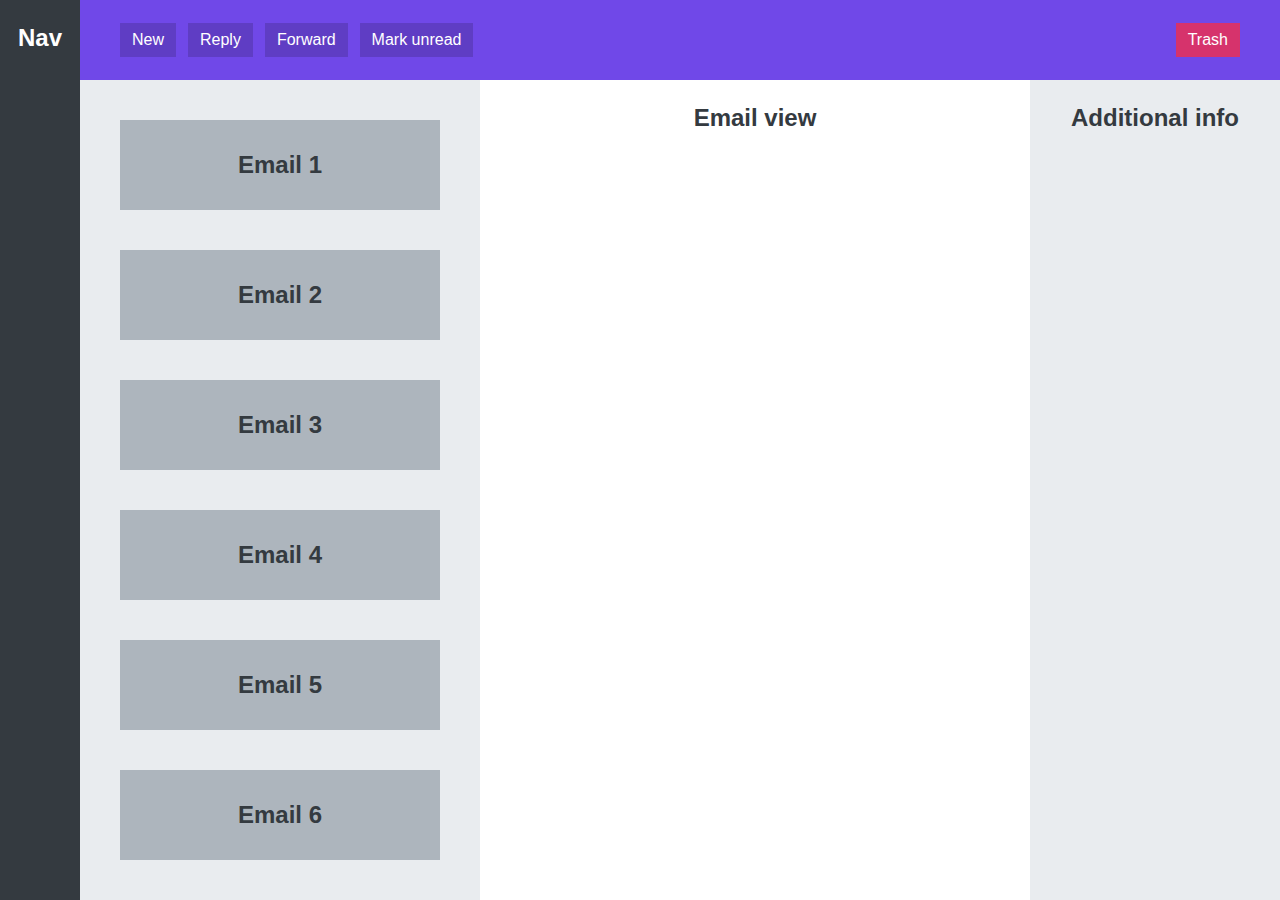
<file: APP-LAYOUT/index.html>
<!DOCTYPE html>
<html lang="en">
  <head>
    <meta charset="UTF-8" />
    <meta http-equiv="X-UA-Compatible" content="IE=edge" />
    <meta name="viewport" content="width=device-width, initial-scale=1.0" />
    <title>APP-LAYOUT</title>
    <style>
      * {
        margin: 0;
        padding: 0;
        box-sizing: border-box;
      }
      body {
        font-family: sans-serif;
        color: #343a40;
        font-size: 24px;
        height: 100vh;
        font-weight: bold;
        text-align: center;
        display: grid;
        grid-template-columns: 80px 400px 1fr 250px;
        grid-template-rows: 80px 1fr;
      }
      nav,
      main,
      section,
      aside {
        padding-top: 24px;
      }
      nav {
        color: #343a40;
        grid-row: 1/-1;
        color: #fff;
        background-color: #343a40;
      }
      menu {
        background-color: #7048e8;
        color: #fff;
        grid-column: 2/-1;
        display: flex;
        align-items: center;
        gap: 12px;
        padding: 0 40px;
      }
      section {
        background-color: #e9ecef;
        padding: 40px;
        display: flex;
        flex-direction: column;
        gap: 40px;
        overflow-y: scroll;
      }
      .email {
        background-color: #adb5bd;
        height: 90px;
        flex-shrink: 0;
        display: flex;
        align-items: center;
        justify-content: center;
      }
      aside {
        background-color: #e9ecef;
      }
      button {
        display: inline-block;
        font-size: 16px;
        border: none;
        background-color: #5f3dc4;
        cursor: pointer;
        color: #fff;
        padding: 8px 12px;
      }
      button:last-child {
        background-color: #d6336c;
        margin-left: auto;
      }
    </style>
  </head>
  <body>
    <nav>Nav</nav>
    <menu>
      <button>New</button>
      <button>Reply</button>
      <button>Forward</button>
      <button>Mark unread</button>
      <button>Trash</button>
    </menu>
    <section>
      <div class="email">Email 1</div>
      <div class="email">Email 2</div>
      <div class="email">Email 3</div>
      <div class="email">Email 4</div>
      <div class="email">Email 5</div>
      <div class="email">Email 6</div>
      <div class="email">Email 7</div>
      <div class="email">Email 8</div>
      <div class="email">Email 9</div>
      <div class="email">Email 10</div>
    </section>
    <main>Email view</main>
    <aside>Additional info</aside>
  </body>
</html>
</file>
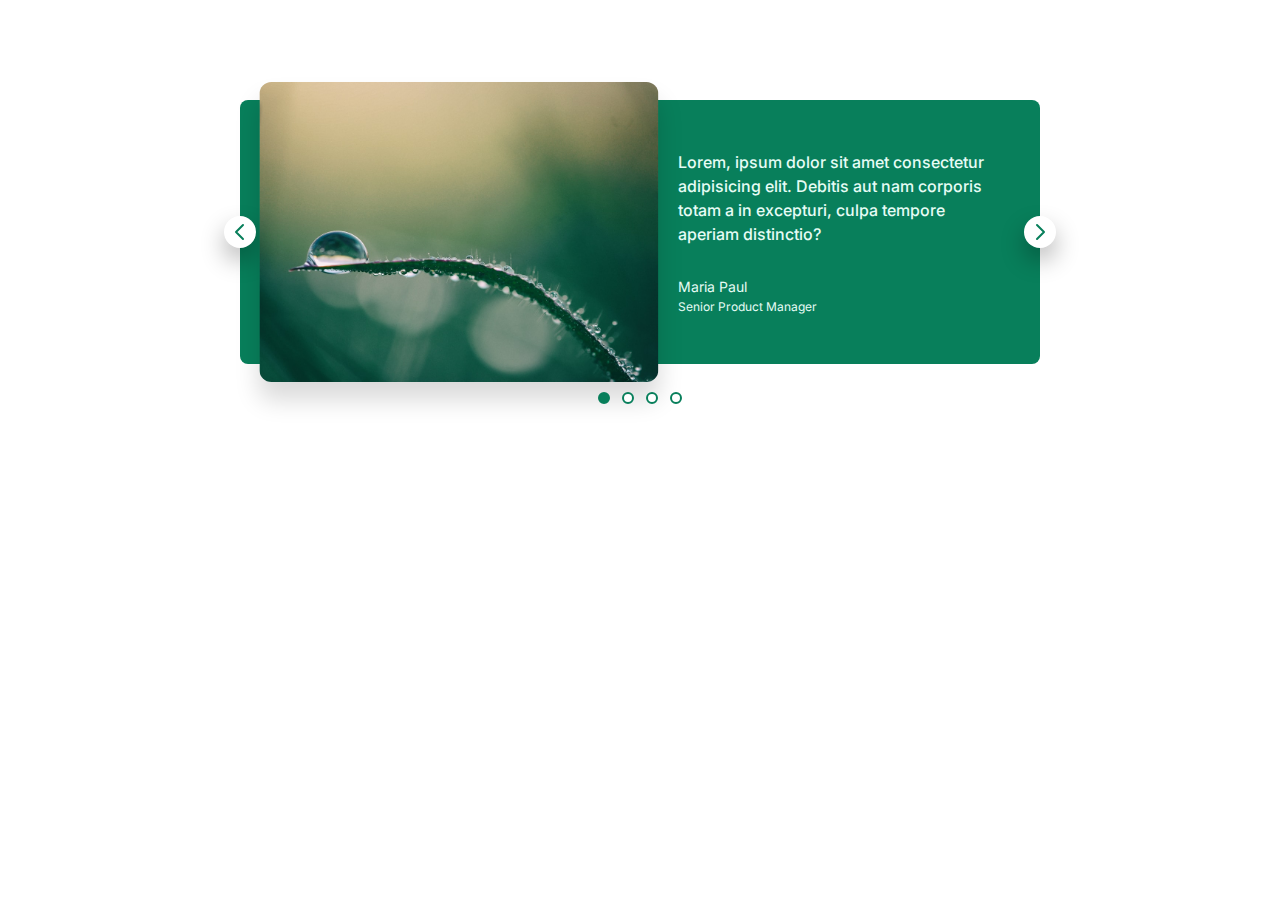
<file: carousel/index.html>
<!DOCTYPE html>
<html lang="en">
  <head>
    <meta charset="UTF-8" />
    <meta http-equiv="X-UA-Compatible" content="IE=edge" />
    <meta name="viewport" content="width=device-width, initial-scale=1.0" />
    <link
      href="https://fonts.googleapis.com/css2?family=Fira+Sans:ital,wght@0,400;0,500;1,500&family=Gwendolyn:wght@700&family=Inter:wght@400;500;700&family=Montserrat:wght@100;300&family=Poppins:wght@200&display=swap"
      rel="stylesheet"
    />
    <link rel="stylesheet" href="style.css" />
    <title>CAROUSEL</title>
  </head>
  <body>
    <div class="carousel">
      <img src="photo.jpeg" alt="photo here" />
      <blockquote class="testimonial">
        <p class="testimonial-text">
          Lorem, ipsum dolor sit amet consectetur adipisicing elit. Debitis aut
          nam corporis totam a in excepturi, culpa tempore aperiam distinctio?
        </p>
        <p class="testimonial-author">Maria Paul</p>
        <p class="testimonial-job">Senior Product Manager</p>
      </blockquote>

      <button class="btn btn--left">
        <svg xmlns="http://www.w3.org/2000/svg" class="btn-icon" fill="none" viewBox="0 0 24 24" stroke="currentColor">
          <path stroke-linecap="round" stroke-linejoin="round" stroke-width="2" d="M15 19l-7-7 7-7" />
        </svg>
      </button>

      <button class="btn btn--right">
        <svg xmlns="http://www.w3.org/2000/svg" class="btn-icon" fill="none" viewBox="0 0 24 24" stroke="currentColor">
          <path stroke-linecap="round" stroke-linejoin="round" stroke-width="2" d="M9 5l7 7-7 7" />
        </svg>
        </svg>
      </button>
      <div class="dots">
        <button class="dot dot--fill">&nbsp;</button>
        <button class="dot">&nbsp;</button>
        <button class="dot">&nbsp;</button>
        <button class="dot">&nbsp;</button>
      </div>
    </div>
  </body>
</html>
</file>
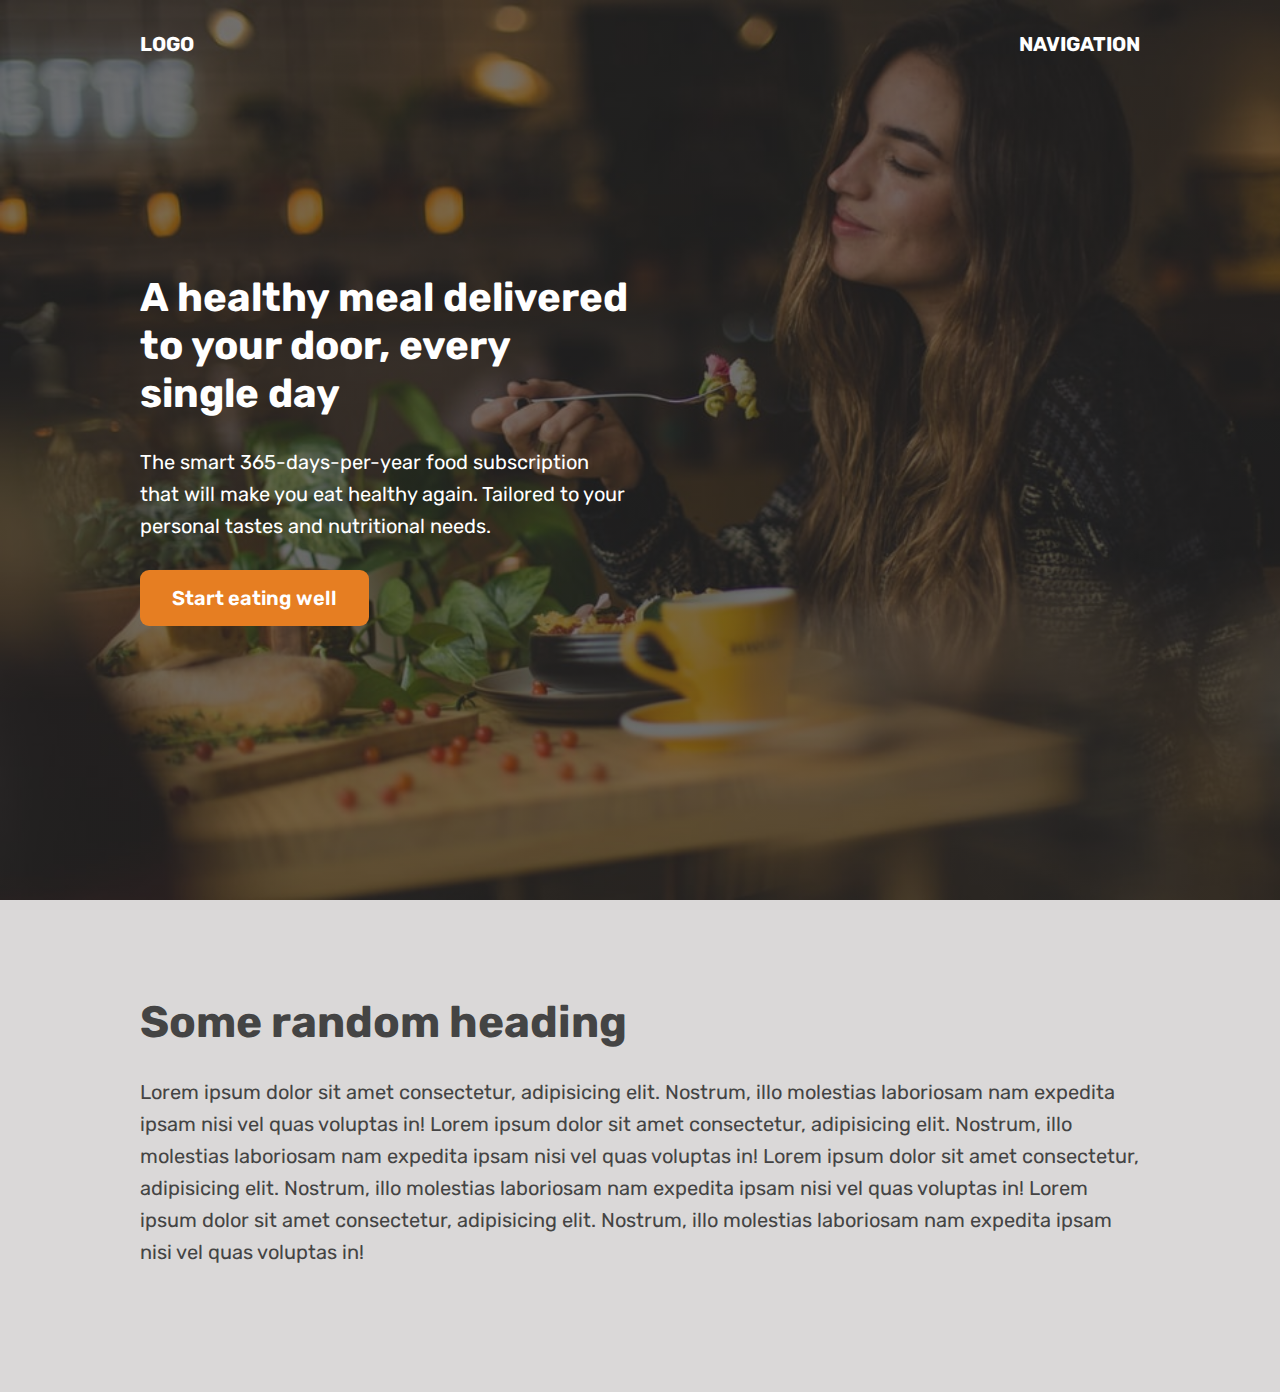
<file: HERO-SECTION/index.html>
<!DOCTYPE html>
<html lang="en">
  <head>
    <meta charset="UTF-8" />
    <meta http-equiv="X-UA-Compatible" content="IE=edge" />
    <meta name="viewport" content="width=device-width, initial-scale=1.0" />
    <link rel="preconnect" href="https://fonts.googleapis.com" />
    <link rel="preconnect" href="https://fonts.gstatic.com" crossorigin />
    <link
      href="https://fonts.googleapis.com/css2?family=Fira+Sans:ital,wght@0,400;0,600;1,600&family=Gwendolyn:wght@700&family=Inter:wght@400;500;700&family=Montserrat:wght@100;300&family=Poppins:wght@200&family=Rubik:wght@400;500;700&display=swap"
      rel="stylesheet"
    />
    <title>HERO SECTION</title>
    <style>
      * {
        margin: 0;
        padding: 0;
        box-sizing: border-box;
      }
      html {
        font-family: "Rubik", sans-serif;
        color: #444;
      }
      .container {
        width: 1000px;
        margin: 0 auto;
      }
      header {
        height: 100vh;
        position: relative;
        background-image: linear-gradient(
            rgba(34, 34, 34, 0.6),
            rgba(34, 34, 34, 0.6)
          ),
          url("hotel.jpeg");
        background-size: cover;
        color: #fff;
      }
      .header-container {
        width: 1000px;
        position: absolute;
        left: 50%;
        top: 50%;
        transform: translate(-50%, -50%);
      }
      .header-container-inner {
        width: 49%;
      }
      nav {
        padding-top: 32px;
        font-size: 20px;
        font-weight: 700;
        display: flex;
        justify-content: space-between;
      }
      h1 {
        font-size: 40px;
        margin-bottom: 28px;
        line-height: 1.2;
      }
      p {
        font-size: 20px;
        line-height: 1.6;
        margin-bottom: 28px;
      }
      .btn:link,
      .btn:visited {
        font-size: 20px;
        font-weight: 600;
        background-color: #e67e22;
        color: #fff;
        text-decoration: none;
        display: inline-block;
        padding: 16px 32px;
        border-radius: 9px;
      }
      h2 {
        font-size: 44px;
        margin-bottom: 28px;
      }
      section {
        padding: 96px 0;
        background-color: #dad8d8;
      }
    </style>
  </head>
  <body>
    <header>
      <nav class="container">
        <div>LOGO</div>
        <div>NAVIGATION</div>
      </nav>
      <div class="header-container">
        <div class="header-container-inner">
          <h1>A healthy meal delivered to your door, every single day</h1>
          <p>
            The smart 365-days-per-year food subscription that will make you eat
            healthy again. Tailored to your personal tastes and nutritional
            needs.
          </p>
          <a href="#" class="btn">Start eating well</a>
        </div>
      </div>
    </header>

    <section>
      <div class="container">
        <h2>Some random heading</h2>
        <p>
          Lorem ipsum dolor sit amet consectetur, adipisicing elit. Nostrum,
          illo molestias laboriosam nam expedita ipsam nisi vel quas voluptas
          in! Lorem ipsum dolor sit amet consectetur, adipisicing elit. Nostrum,
          illo molestias laboriosam nam expedita ipsam nisi vel quas voluptas
          in! Lorem ipsum dolor sit amet consectetur, adipisicing elit. Nostrum,
          illo molestias laboriosam nam expedita ipsam nisi vel quas voluptas
          in! Lorem ipsum dolor sit amet consectetur, adipisicing elit. Nostrum,
          illo molestias laboriosam nam expedita ipsam nisi vel quas voluptas
          in!
        </p>
      </div>
    </section>
  </body>
</html>
</file>
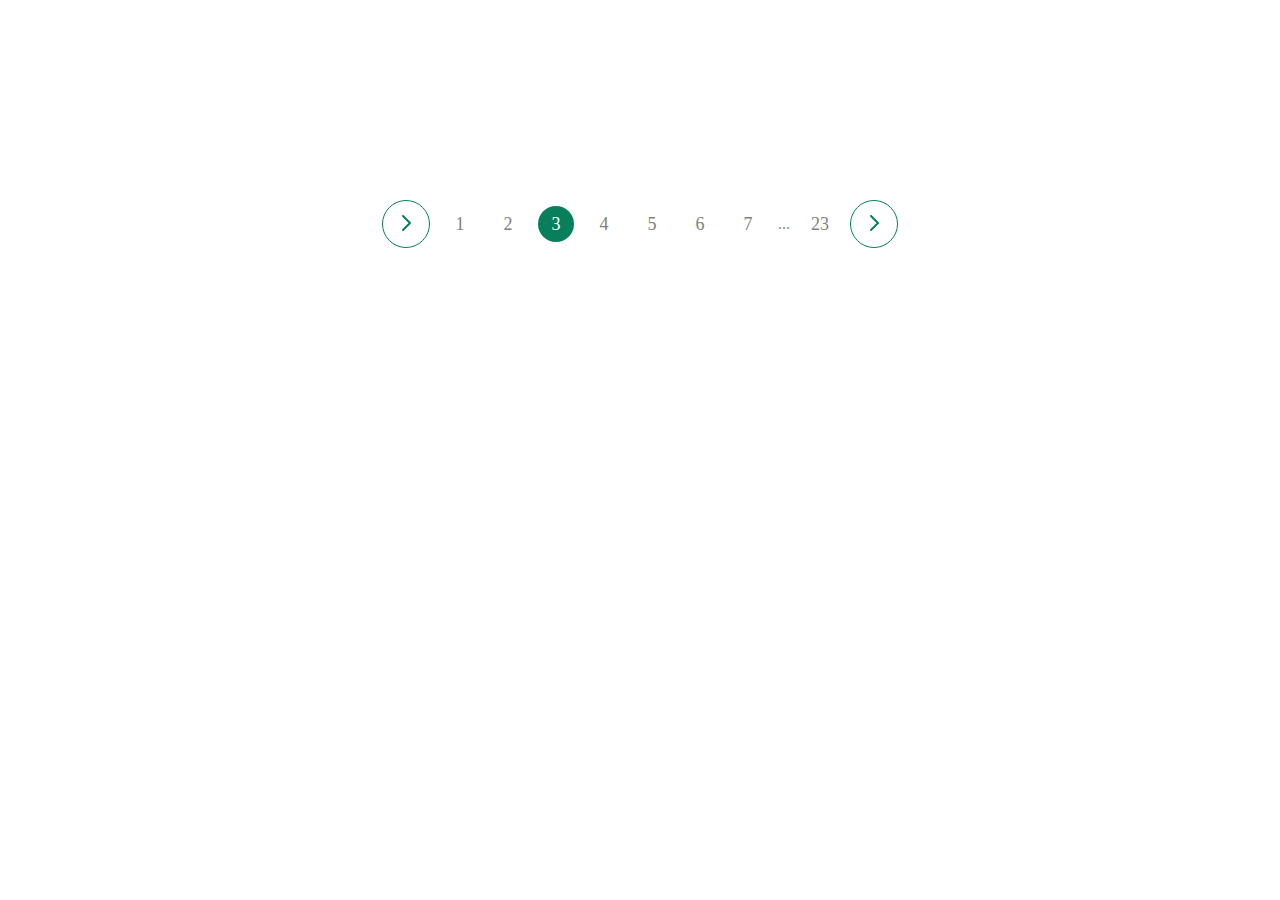
<file: Pagination/index.html>
<!DOCTYPE html>
<html lang="en">
  <head>
    <meta charset="UTF-8" />
    <meta http-equiv="X-UA-Compatible" content="IE=edge" />
    <meta name="viewport" content="width=device-width, initial-scale=1.0" />
    <style>
      /*
      SPACING SYSTEM (px)
      2 / 4 / 8 / 12 / 16 / 24 / 32 / 48 / 64 / 80 / 96 / 128
      FONT SIZE SYSTEM (px)
      10 / 12 / 14 / 16 / 18 / 20 / 24 / 30 / 36 / 44 / 52 / 62 / 74 / 86 / 98
      */

      /*
      MAIN COLOR:#087f5b
      GREY COLOR:#343a40
       */
      * {
        margin: 0;
        padding: 0;
        box-sizing: border-box;
      }

      /* ------------------------ */
      /* GENERAL STYLES */
      /* ------------------------ */
      body {
        display: flex;
        justify-content: center;
      }
      .pagination {
        display: flex;
        align-items: center;
        gap: 12px;
        margin-top: 200px;
      }
      .btn {
        height: 48px;
        width: 48px;
        border-radius: 50%;
        border: 1px solid #087f5b;
        cursor: pointer;
        background: none;
      }
      .btn-icon {
        width: 24px;
        height: 24px;
        stroke: #087f5b;
      }
      .btn:hover {
        background-color: #087f5b;
      }
      .btn:hover .btn-icon:hover {
        stroke: #fff;
      }
      .page-link:link,
      .page-link:visited {
        font-size: 18px;
        text-decoration: none;
        color: gray;
        height: 36px;
        width: 36px;
        display: flex;
        justify-content: center;
        align-items: center;
        border-radius: 50%;
      }

      .page-link:hover,
      .page-link:active,
      .page-link.current--page {
        background-color: #087f5b;
        color: #fff;
      }
      .dots {
        color: #868e96;
      }
    </style>
    <title>PAGINATION</title>
  </head>
  <body>
    <div class="pagination">
      <button class="btn">
        <svg
          xmlns="http://www.w3.org/2000/svg"
          class="btn-icon"
          fill="none"
          viewBox="0 0 24 24"
          stroke="currentColor"
        >
          <path
            stroke-linecap="round"
            stroke-linejoin="round"
            stroke-width="2"
            d="M9 5l7 7-7 7"
          />
        </svg>
      </button>
      <a href="#" class="page-link">1</a>
      <a href="#" class="page-link">2</a>
      <a href="#" class="page-link current--page">3</a>
      <a href="#" class="page-link">4</a>
      <a href="#" class="page-link">5</a>
      <a href="#" class="page-link">6</a>
      <a href="#" class="page-link">7</a>
      <span class="dots">...</span>
      <a href="#" class="page-link">23</a>
      <button class="btn">
        <svg
          xmlns="http://www.w3.org/2000/svg"
          class="btn-icon"
          fill="none"
          viewBox="0 0 24 24"
          stroke="currentColor"
        >
          <path
            stroke-linecap="round"
            stroke-linejoin="round"
            stroke-width="2"
            d="M9 5l7 7-7 7"
          />
        </svg>
      </button>
    </div>
  </body>
</html>
</file>
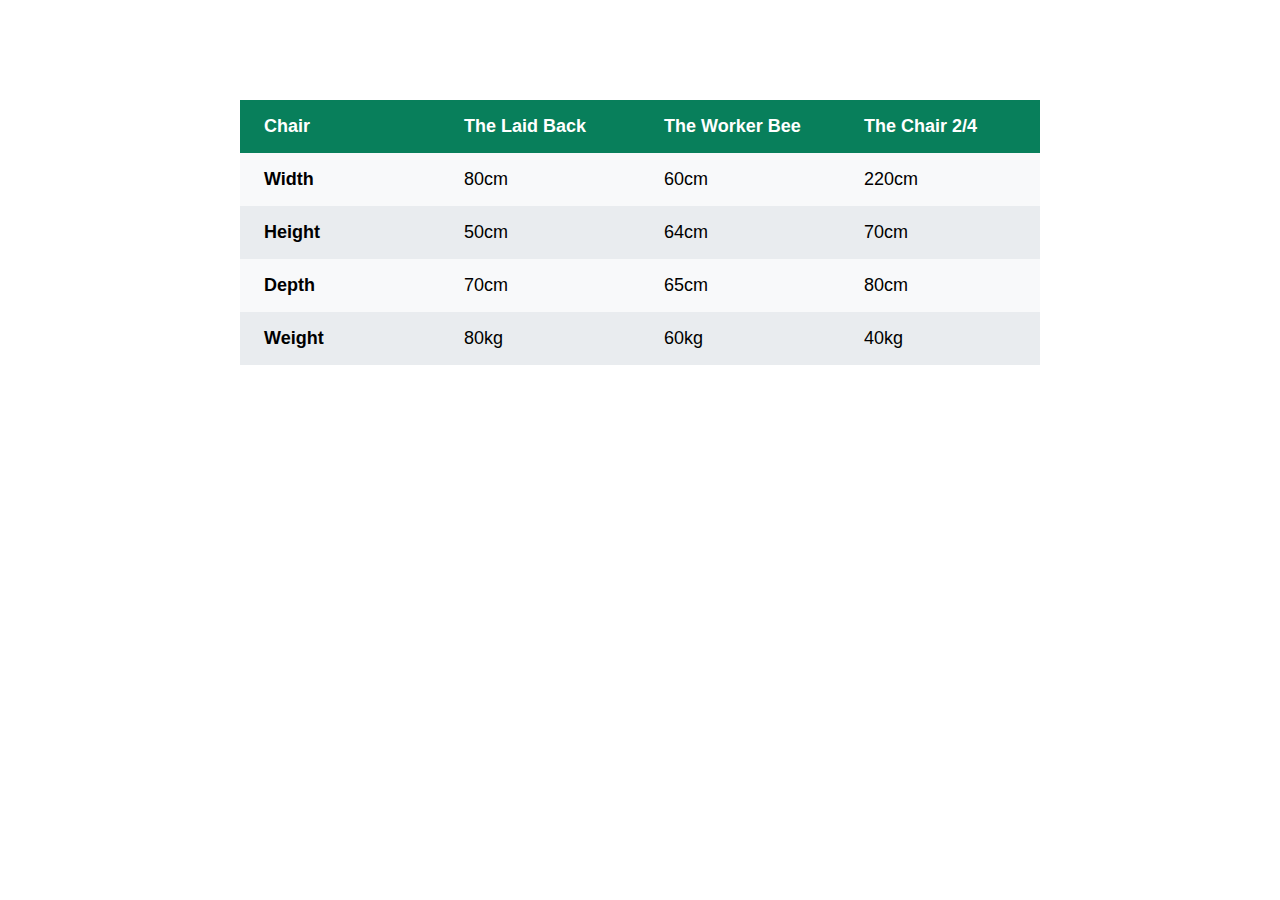
<file: Table-component/index.html>
<!DOCTYPE html>
<html lang="en">
  <head>
    <meta charset="UTF-8" />
    <meta http-equiv="X-UA-Compatible" content="IE=edge" />
    <meta name="viewport" content="width=device-width, initial-scale=1.0" />
    <style>
      /*
      SPACING SYSTEM (px)
      2 / 4 / 8 / 12 / 16 / 24 / 32 / 48 / 64 / 80 / 96 / 128
      FONT SIZE SYSTEM (px)
      10 / 12 / 14 / 16 / 18 / 20 / 24 / 30 / 36 / 44 / 52 / 62 / 74 / 86 / 98
      */

      /*
      MAIN COLOR:#087f5b
      GREY COLOR:#343a40
       */
      * {
        margin: 0;
        padding: 0;
        box-sizing: border-box;
      }

      /* ------------------------ */
      /* GENERAL STYLES */
      /* ------------------------ */
      body {
        font-family: "Inter", sans-serif;
        display: flex;
        justify-content: center;
      }
      table {
        width: 800px;
        margin-top: 100px;
        /* border: 1px solid gray; */
        border-collapse: collapse;
        font-size: 18px;
      }
      th,
      td {
        /* border: 1px solid gray; */
        padding: 16px 24px;
        text-align: left;
      }
      thead th {
        background-color: #087f5b;
        color: #fff;
        width: 25%;
      }
      tbody tr:nth-child(odd) {
        background-color: #f8f9fa;
      }
      tbody tr:nth-child(even) {
        background-color: #e9ecef;
      }
    </style>
    <title>TABLE COMPONENT</title>
  </head>
  <body>
    <table>
      <thead>
        <tr>
          <th>Chair</th>
          <th>The Laid Back</th>
          <th>The Worker Bee</th>
          <th>The Chair 2/4</th>
        </tr>
      </thead>

      <tbody>
        <tr>
          <th>Width</th>
          <td>80cm</td>
          <td>60cm</td>
          <td>220cm</td>
        </tr>
        <tr>
          <th>Height</th>
          <td>50cm</td>
          <td>64cm</td>
          <td>70cm</td>
        </tr>
        <tr>
          <th>Depth</th>
          <td>70cm</td>
          <td>65cm</td>
          <td>80cm</td>
        </tr>
        <tr>
          <th>Weight</th>
          <td>80kg</td>
          <td>60kg</td>
          <td>40kg</td>
        </tr>
      </tbody>
    </table>
  </body>
</html>
</file>
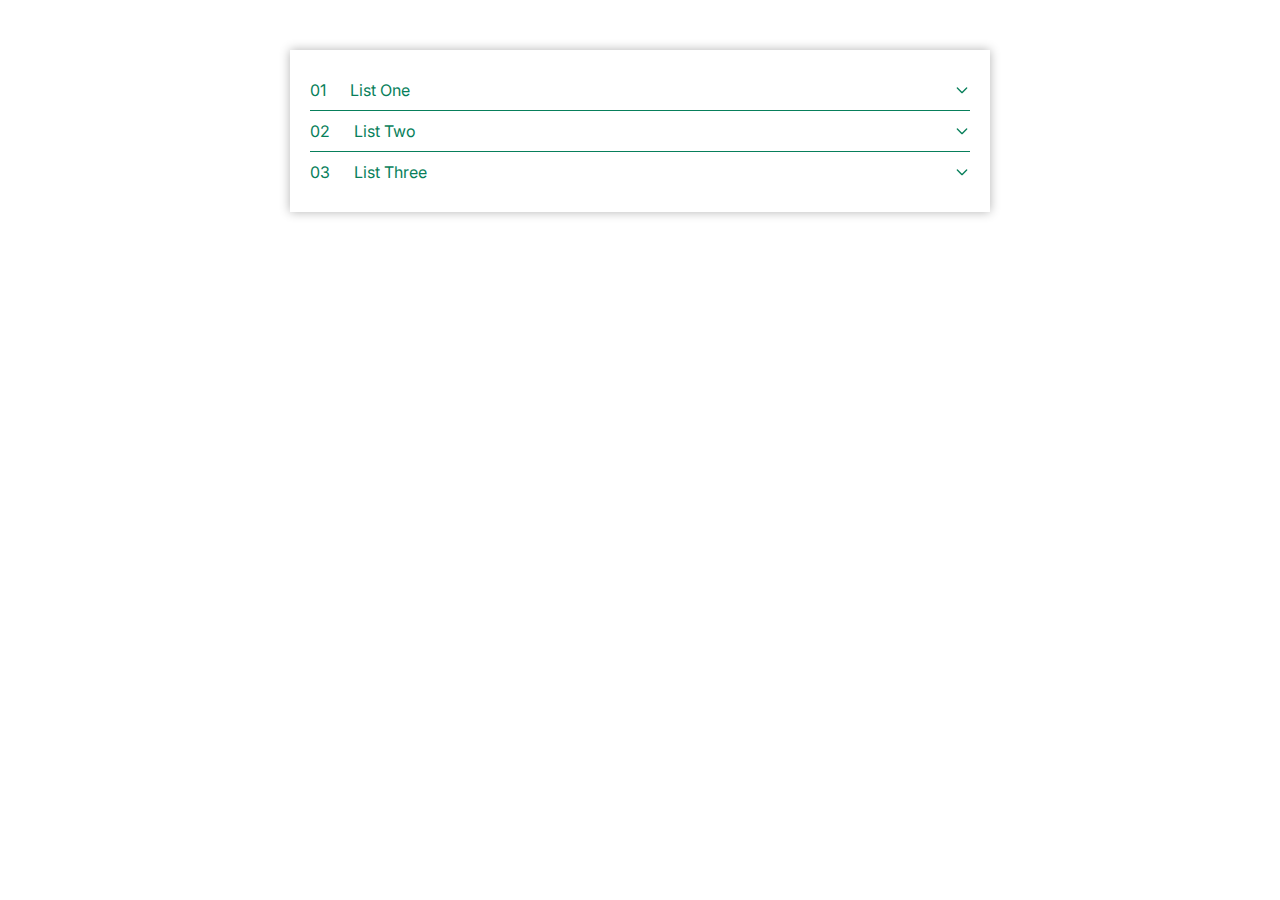
<file: accordion/main.html>
<!DOCTYPE html>
<html lang="en">
  <head>
    <meta charset="UTF-8" />
    <meta http-equiv="X-UA-Compatible" content="IE=edge" />
    <meta name="viewport" content="width=device-width, initial-scale=1.0" />
    <link
      href="https://fonts.googleapis.com/css2?family=Fira+Sans:ital,wght@0,400;0,500;1,500&family=Gwendolyn:wght@700&family=Inter:wght@400;500;700&family=Montserrat:wght@100;300&family=Poppins:wght@200&display=swap"
      rel="stylesheet"
    />
    <link rel="stylesheet" href="main.css" />
    <title>Main Accordion Component</title>
  </head>
  <body>
    <div class="accordion">
      <div class="items">
        <p class="number">01</p>
        <p class="text">List One</p>
        <svg
          xmlns="http://www.w3.org/2000/svg"
          class="icon"
          fill="none"
          viewBox="0 0 24 24"
          stroke="currentColor"
        >
          <path
            stroke-linecap="round"
            stroke-linejoin="round"
            stroke-width="2"
            d="M19 9l-7 7-7-7"
          />
        </svg>
        <div class="hidden-box">
          <p>
            Lorem ipsum dolor sit amet consectetur adipisicing elit. Debitis
            quae saepe vero ipsa nemo consectetur similique dicta accusamus
            cupiditate, cumque culpa error dolorem labore ab amet dolor esse
            dolorum laudantium.
          </p>
          <ul>
            <li>Lorem ipsum dolor sit amet consectetur adipisicing elit.</li>
            <li>Lorem ipsum dolor sit amet consectetur adipisicing elit.</li>
            <li>Lorem ipsum dolor sit amet consectetur adipisicing elit.</li>
            <li>Lorem ipsum dolor sit amet consectetur adipisicing elit.</li>
          </ul>
        </div>
      </div>

      <div class="items">
        <p class="number">02</p>
        <p class="text">List Two</p>
        <svg
          xmlns="http://www.w3.org/2000/svg"
          class="icon"
          fill="none"
          viewBox="0 0 24 24"
          stroke="currentColor"
        >
          <path
            stroke-linecap="round"
            stroke-linejoin="round"
            stroke-width="2"
            d="M19 9l-7 7-7-7"
          />
        </svg>
        <div class="hidden-box">
          <p>
            Lorem ipsum dolor sit amet consectetur adipisicing elit. Debitis
            quae saepe vero ipsa nemo consectetur similique dicta accusamus
            cupiditate, cumque culpa error dolorem labore ab amet dolor esse
            dolorum laudantium.
          </p>
          <ul>
            <li>Lorem ipsum dolor sit amet consectetur adipisicing elit.</li>
            <li>Lorem ipsum dolor sit amet consectetur adipisicing elit.</li>
            <li>Lorem ipsum dolor sit amet consectetur adipisicing elit.</li>
            <li>Lorem ipsum dolor sit amet consectetur adipisicing elit.</li>
          </ul>
        </div>
      </div>

      <div class="items border-none">
        <p class="number">03</p>
        <p class="text">List Three</p>
        <svg
          xmlns="http://www.w3.org/2000/svg"
          class="icon"
          fill="none"
          viewBox="0 0 24 24"
          stroke="currentColor"
        >
          <path
            stroke-linecap="round"
            stroke-linejoin="round"
            stroke-width="2"
            d="M19 9l-7 7-7-7"
          />
        </svg>
        <div class="hidden-box">
          <p>
            Lorem ipsum dolor sit amet consectetur adipisicing elit. Debitis
            quae saepe vero ipsa nemo consectetur similique dicta accusamus
            cupiditate, cumque culpa error dolorem labore ab amet dolor esse
            dolorum laudantium.
          </p>
          <ul>
            <li>Lorem ipsum dolor sit amet consectetur adipisicing elit.</li>
            <li>Lorem ipsum dolor sit amet consectetur adipisicing elit.</li>
            <li>Lorem ipsum dolor sit amet consectetur adipisicing elit.</li>
            <li>Lorem ipsum dolor sit amet consectetur adipisicing elit.</li>
          </ul>
        </div>
      </div>
    </div>

    <script>
      const accordion = document.getElementsByClassName("items");

      for (i = 0; i < accordion.length; i++) {
        accordion[i].addEventListener("click", function () {
          this.classList.toggle("open");
        });
      }
    </script>
  </body>
</html>
</file>
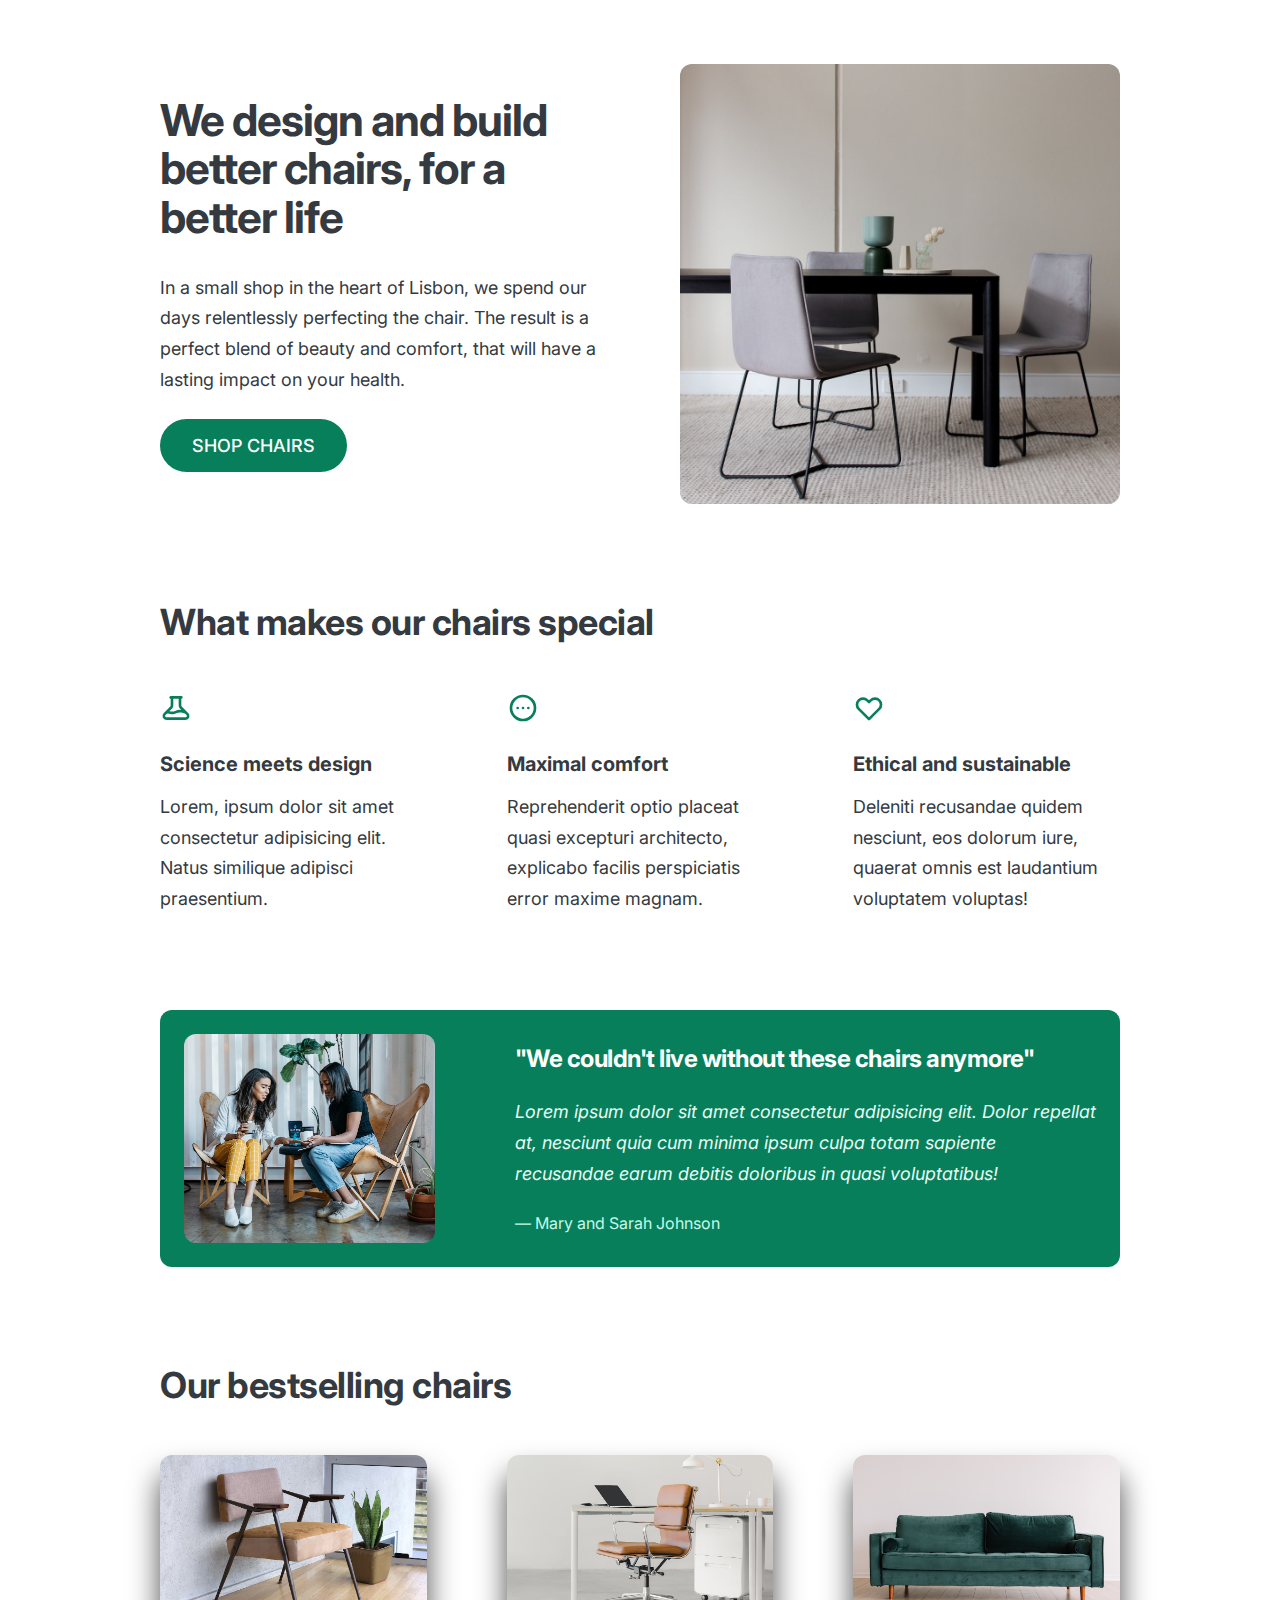
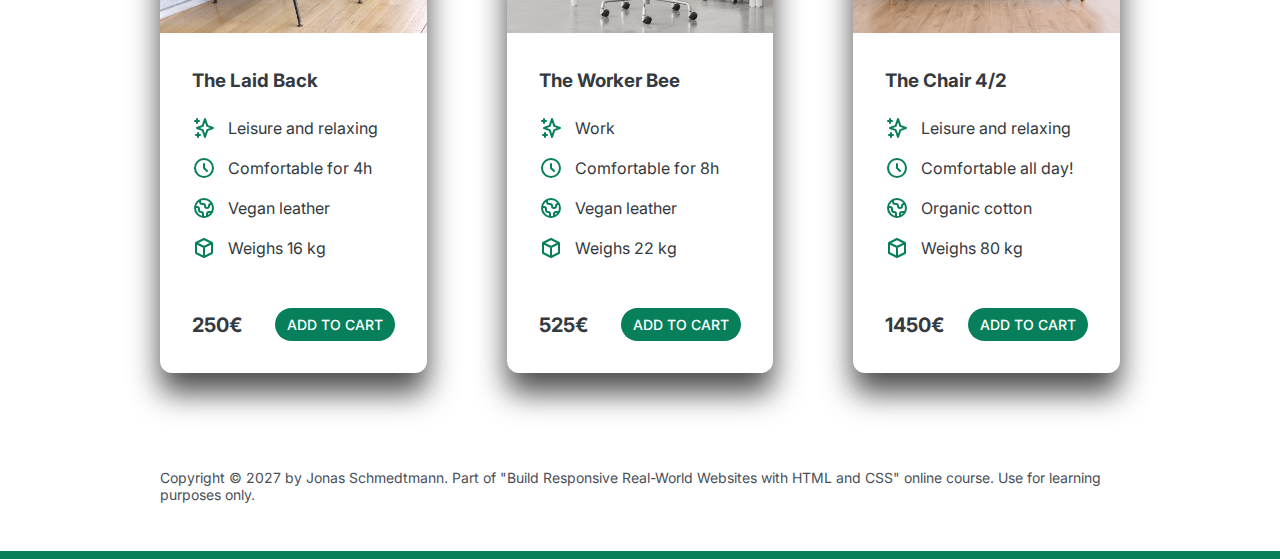
<file: chair-website/chair.html>
<!DOCTYPE html>
<html lang="en">
  <head>
    <meta charset="UTF-8" />
    <meta http-equiv="X-UA-Compatible" content="IE=edge" />
    <meta name="viewport" content="width=device-width, initial-scale=1.0" />

    <link
      href="https://fonts.googleapis.com/css2?family=Fira+Sans:ital,wght@0,400;0,500;1,500&family=Gwendolyn:wght@700&family=Inter:wght@400;500;700&family=Montserrat:wght@100;300&family=Poppins:wght@200&display=swap"
      rel="stylesheet"
    />

    <link rel="stylesheet" href="chair.css" />

    <title>Lisbon Chair Shop</title>
  </head>
  <body>
    <div class="container">
      <header>
        <div class="header-text-box">
          <h1>We design and build better chairs, for a better life</h1>
          <p class="header-text">
            In a small shop in the heart of Lisbon, we spend our days
            relentlessly perfecting the chair. The result is a perfect blend of
            beauty and comfort, that will have a lasting impact on your health.
          </p>
          <a class="btn btn--big" href="#">Shop chairs</a>
        </div>
        <img src="assets/hero.jpg" alt="Photo" />
      </header>

      <section>
        <h2>What makes our chairs special</h2>
        <div class="grid-3-cols">
          <div>
            <svg
              xmlns="http://www.w3.org/2000/svg"
              class="features-icon"
              fill="none"
              viewBox="0 0 24 24"
              stroke="currentColor"
            >
              <path
                stroke-linecap="round"
                stroke-linejoin="round"
                stroke-width="2"
                d="M19.428 15.428a2 2 0 00-1.022-.547l-2.387-.477a6 6 0 00-3.86.517l-.318.158a6 6 0 01-3.86.517L6.05 15.21a2 2 0 00-1.806.547M8 4h8l-1 1v5.172a2 2 0 00.586 1.414l5 5c1.26 1.26.367 3.414-1.415 3.414H4.828c-1.782 0-2.674-2.154-1.414-3.414l5-5A2 2 0 009 10.172V5L8 4z"
              />
            </svg>
            <p class="features-title"><strong>Science meets design</strong></p>
            <p class="features-text">
              Lorem, ipsum dolor sit amet consectetur adipisicing elit. Natus
              similique adipisci praesentium.
            </p>
          </div>

          <div>
            <svg
              xmlns="http://www.w3.org/2000/svg"
              class="features-icon"
              fill="none"
              viewBox="0 0 24 24"
              stroke="currentColor"
            >
              <path
                stroke-linecap="round"
                stroke-linejoin="round"
                stroke-width="2"
                d="M8 12h.01M12 12h.01M16 12h.01M21 12a9 9 0 11-18 0 9 9 0 0118 0z"
              />
            </svg>
            <p class="features-title">
              <strong>Maximal comfort</strong>
            </p>
            <p class="features-text">
              Reprehenderit optio placeat quasi excepturi architecto, explicabo
              facilis perspiciatis error maxime magnam.
            </p>
          </div>

          <div>
            <svg
              xmlns="http://www.w3.org/2000/svg"
              class="features-icon"
              fill="none"
              viewBox="0 0 24 24"
              stroke="currentColor"
            >
              <path
                stroke-linecap="round"
                stroke-linejoin="round"
                stroke-width="2"
                d="M4.318 6.318a4.5 4.5 0 000 6.364L12 20.364l7.682-7.682a4.5 4.5 0 00-6.364-6.364L12 7.636l-1.318-1.318a4.5 4.5 0 00-6.364 0z"
              />
            </svg>
            <p class="features-title">
              <strong>Ethical and sustainable</strong>
            </p>
            <p class="features-text">
              Deleniti recusandae quidem nesciunt, eos dolorum iure, quaerat
              omnis est laudantium voluptatem voluptas!
            </p>
          </div>
        </div>
      </section>

      <section class="testimonial-section">
        <div class="grid-3-cols">
          <img src="assets/customers.jpg" alt="People sitting on chairs" />
          <div class="testimonial-box">
            <h2>"We couldn't live without these chairs anymore"</h2>
            <blockquote class="testimonial-text">
              Lorem ipsum dolor sit amet consectetur adipisicing elit. Dolor
              repellat at, nesciunt quia cum minima ipsum culpa totam sapiente
              recusandae earum debitis doloribus in quasi voluptatibus!
            </blockquote>
            <p class="testimonial-author">&mdash; Mary and Sarah Johnson</p>
          </div>
        </div>
      </section>

      <section>
        <h2>Our bestselling chairs</h2>
        <div class="grid-3-cols">
          <figure class="chair">
            <img src="assets/chair-1.jpg" alt="Chair" />
            <div class="chair-box">
              <h3>The Laid Back</h3>
              <ul class="chair-details">
                <li>
                  <svg
                    xmlns="http://www.w3.org/2000/svg"
                    class="chair-icon"
                    fill="none"
                    viewBox="0 0 24 24"
                    stroke="currentColor"
                  >
                    <path
                      stroke-linecap="round"
                      stroke-linejoin="round"
                      stroke-width="2"
                      d="M5 3v4M3 5h4M6 17v4m-2-2h4m5-16l2.286 6.857L21 12l-5.714 2.143L13 21l-2.286-6.857L5 12l5.714-2.143L13 3z"
                    />
                  </svg>
                  <!-- Span is a generic INLINE text element, it doesn't have any meaning. It's like a div element, but inline -->
                  <span>Leisure and relaxing</span>
                </li>
                <li>
                  <svg
                    xmlns="http://www.w3.org/2000/svg"
                    class="chair-icon"
                    fill="none"
                    viewBox="0 0 24 24"
                    stroke="currentColor"
                  >
                    <path
                      stroke-linecap="round"
                      stroke-linejoin="round"
                      stroke-width="2"
                      d="M12 8v4l3 3m6-3a9 9 0 11-18 0 9 9 0 0118 0z"
                    />
                  </svg>
                  <span>Comfortable for 4h</span>
                </li>
                <li>
                  <svg
                    xmlns="http://www.w3.org/2000/svg"
                    class="chair-icon"
                    fill="none"
                    viewBox="0 0 24 24"
                    stroke="currentColor"
                  >
                    <path
                      stroke-linecap="round"
                      stroke-linejoin="round"
                      stroke-width="2"
                      d="M3.055 11H5a2 2 0 012 2v1a2 2 0 002 2 2 2 0 012 2v2.945M8 3.935V5.5A2.5 2.5 0 0010.5 8h.5a2 2 0 012 2 2 2 0 104 0 2 2 0 012-2h1.064M15 20.488V18a2 2 0 012-2h3.064M21 12a9 9 0 11-18 0 9 9 0 0118 0z"
                    />
                  </svg>
                  <span>Vegan leather</span>
                </li>
                <li>
                  <svg
                    xmlns="http://www.w3.org/2000/svg"
                    class="chair-icon"
                    fill="none"
                    viewBox="0 0 24 24"
                    stroke="currentColor"
                  >
                    <path
                      stroke-linecap="round"
                      stroke-linejoin="round"
                      stroke-width="2"
                      d="M20 7l-8-4-8 4m16 0l-8 4m8-4v10l-8 4m0-10L4 7m8 4v10M4 7v10l8 4"
                    />
                  </svg>
                  <span>Weighs 16 kg</span>
                </li>
              </ul>
              <div class="chair-price">
                <strong>250€</strong>
                <a href="#" class="btn btn--small">Add to cart</a>
              </div>
            </div>
          </figure>

          <figure class="chair">
            <img src="assets/chair-2.jpg" alt="Chair" />
            <div class="chair-box">
              <h3>The Worker Bee</h3>
              <ul class="chair-details">
                <li>
                  <svg
                    xmlns="http://www.w3.org/2000/svg"
                    class="chair-icon"
                    fill="none"
                    viewBox="0 0 24 24"
                    stroke="currentColor"
                  >
                    <path
                      stroke-linecap="round"
                      stroke-linejoin="round"
                      stroke-width="2"
                      d="M5 3v4M3 5h4M6 17v4m-2-2h4m5-16l2.286 6.857L21 12l-5.714 2.143L13 21l-2.286-6.857L5 12l5.714-2.143L13 3z"
                    />
                  </svg>
                  <span>Work</span>
                </li>
                <li>
                  <svg
                    xmlns="http://www.w3.org/2000/svg"
                    class="chair-icon"
                    fill="none"
                    viewBox="0 0 24 24"
                    stroke="currentColor"
                  >
                    <path
                      stroke-linecap="round"
                      stroke-linejoin="round"
                      stroke-width="2"
                      d="M12 8v4l3 3m6-3a9 9 0 11-18 0 9 9 0 0118 0z"
                    />
                  </svg>
                  <span>Comfortable for 8h</span>
                </li>
                <li>
                  <svg
                    xmlns="http://www.w3.org/2000/svg"
                    class="chair-icon"
                    fill="none"
                    viewBox="0 0 24 24"
                    stroke="currentColor"
                  >
                    <path
                      stroke-linecap="round"
                      stroke-linejoin="round"
                      stroke-width="2"
                      d="M3.055 11H5a2 2 0 012 2v1a2 2 0 002 2 2 2 0 012 2v2.945M8 3.935V5.5A2.5 2.5 0 0010.5 8h.5a2 2 0 012 2 2 2 0 104 0 2 2 0 012-2h1.064M15 20.488V18a2 2 0 012-2h3.064M21 12a9 9 0 11-18 0 9 9 0 0118 0z"
                    />
                  </svg>
                  <span>Vegan leather</span>
                </li>
                <li>
                  <svg
                    xmlns="http://www.w3.org/2000/svg"
                    class="chair-icon"
                    fill="none"
                    viewBox="0 0 24 24"
                    stroke="currentColor"
                  >
                    <path
                      stroke-linecap="round"
                      stroke-linejoin="round"
                      stroke-width="2"
                      d="M20 7l-8-4-8 4m16 0l-8 4m8-4v10l-8 4m0-10L4 7m8 4v10M4 7v10l8 4"
                    />
                  </svg>
                  <span>Weighs 22 kg</span>
                </li>
              </ul>
              <div class="chair-price">
                <strong>525€</strong>
                <a href="#" class="btn btn--small">Add to cart</a>
              </div>
            </div>
          </figure>

          <figure class="chair">
            <img src="assets/chair-3.jpg" alt="Chair" />
            <div class="chair-box">
              <h3>The Chair 4/2</h3>
              <ul class="chair-details">
                <li>
                  <svg
                    xmlns="http://www.w3.org/2000/svg"
                    class="chair-icon"
                    fill="none"
                    viewBox="0 0 24 24"
                    stroke="currentColor"
                  >
                    <path
                      stroke-linecap="round"
                      stroke-linejoin="round"
                      stroke-width="2"
                      d="M5 3v4M3 5h4M6 17v4m-2-2h4m5-16l2.286 6.857L21 12l-5.714 2.143L13 21l-2.286-6.857L5 12l5.714-2.143L13 3z"
                    />
                  </svg>
                  <span>Leisure and relaxing</span>
                </li>
                <li>
                  <svg
                    xmlns="http://www.w3.org/2000/svg"
                    class="chair-icon"
                    fill="none"
                    viewBox="0 0 24 24"
                    stroke="currentColor"
                  >
                    <path
                      stroke-linecap="round"
                      stroke-linejoin="round"
                      stroke-width="2"
                      d="M12 8v4l3 3m6-3a9 9 0 11-18 0 9 9 0 0118 0z"
                    />
                  </svg>
                  <span>Comfortable all day!</span>
                </li>
                <li>
                  <svg
                    xmlns="http://www.w3.org/2000/svg"
                    class="chair-icon"
                    fill="none"
                    viewBox="0 0 24 24"
                    stroke="currentColor"
                  >
                    <path
                      stroke-linecap="round"
                      stroke-linejoin="round"
                      stroke-width="2"
                      d="M3.055 11H5a2 2 0 012 2v1a2 2 0 002 2 2 2 0 012 2v2.945M8 3.935V5.5A2.5 2.5 0 0010.5 8h.5a2 2 0 012 2 2 2 0 104 0 2 2 0 012-2h1.064M15 20.488V18a2 2 0 012-2h3.064M21 12a9 9 0 11-18 0 9 9 0 0118 0z"
                    />
                  </svg>
                  <span>Organic cotton</span>
                </li>
                <li>
                  <svg
                    xmlns="http://www.w3.org/2000/svg"
                    class="chair-icon"
                    fill="none"
                    viewBox="0 0 24 24"
                    stroke="currentColor"
                  >
                    <path
                      stroke-linecap="round"
                      stroke-linejoin="round"
                      stroke-width="2"
                      d="M20 7l-8-4-8 4m16 0l-8 4m8-4v10l-8 4m0-10L4 7m8 4v10M4 7v10l8 4"
                    />
                  </svg>
                  <span>Weighs 80 kg</span>
                </li>
              </ul>
              <div class="chair-price">
                <strong>1450€</strong>
                <a href="#" class="btn btn--small">Add to cart</a>
              </div>
            </div>
          </figure>
        </div>
      </section>

      <footer>
        Copyright &copy; 2027 by Jonas Schmedtmann. Part of "Build Responsive
        Real-World Websites with HTML and CSS" online course. Use for learning
        purposes only.
      </footer>
    </div>
  </body>
</html>
</file>
<file: carousel/style.css>
/*
SPACING SYSTEM (px)
2 / 4 / 8 / 12 / 16 / 24 / 32 / 48 / 64 / 80 / 96 / 128
FONT SIZE SYSTEM (px)
10 / 12 / 14 / 16 / 18 / 20 / 24 / 30 / 36 / 44 / 52 / 62 / 74 / 86 / 98
*/

/* 
MAIN COLOR:#087f5b
GREY COLOR:#343a40
 */
* {
  margin: 0;
  padding: 0;
  box-sizing: border-box;
}

/* ------------------------ */
/* GENERAL STYLES */
/* ------------------------ */
body {
  font-family: "Inter", sans-serif;
  color: #343a40;
}
img {
  height: 200px;
  transform: scale(1.5);
  border-radius: 8px;
  box-shadow: 0 12px 16px rgba(0, 0, 0, 0.15);
}
.carousel {
  width: 800px;
  margin: 100px auto;
  background-color: #087f5b;
  border-radius: 8px;
  padding: 32px;
  position: relative;
  padding: 32px 48px 32px 86px;
  padding-left: 86px;
  padding-right: 48px;
  display: flex;
  align-items: center;
  gap: 86px;
}
.testimonial-text {
  font-size: 16px;
  font-weight: 500;
  line-height: 1.5;
  margin-bottom: 32px;
  color: #e6fcf5;
}
.testimonial-author {
  font-size: 14px;
  margin-bottom: 4px;
  color: #e6fcf5;
}
.testimonial-job {
  color: #e6fcf5;
  font-size: 12px;
}
/* CONTROLS */
.btn {
  background-color: #fff;
  border: none;
  position: absolute;
  border-radius: 50%;
  width: 32px;
  height: 32px;
  display: flex;
  align-items: center;
  justify-content: center;
  box-shadow: 0 12px 24px rgba(0, 0, 0, 0.3);
  cursor: pointer;
}
.btn-icon {
  height: 24px;
  width: 24px;
  stroke: #087f5b;
}
.btn--left {
  left: 0;
  top: 50%;
  transform: translate(-50%, -50%);
}
.btn--right {
  right: 0;
  top: 50%;
  transform: translate(50%, -50%);
}
.dots {
  position: absolute;
  left: 50%;
  bottom: 0;
  transform: translate(-50%, 40px);
  display: flex;
  gap: 12px;
}
.dot {
  height: 12px;
  width: 12px;
  background-color: #fff;
  border: 2px solid #087f5b;
  border-radius: 50%;
  cursor: pointer;
}
.dot--fill {
  background-color: #087f5b;
}
</file>
<file: accordion/main.css>
* {
  margin: 0;
  padding: 0;
  box-sizing: border-box;
}

body {
  font-family: "Inter", sans-serif;
}
.accordion {
  display: flex;
  flex-direction: column;
  width: 700px;
  margin: 50px auto;
  padding: 20px;
  box-shadow: 0 0 10px rgba(0, 0, 0, 0.3);
}
.items {
  display: grid;
  grid-template-columns: auto 1fr auto;
  column-gap: 24px;
  align-items: center;
  padding: 10px 0;
  border-bottom: 1px solid #087f5b;
}
.hidden-box {
  grid-column: 2;
  height: 0;
  position: relative;
  overflow: hidden;
  transition: 0.5s;
}
.hidden-box p {
  line-height: 1.6;
  margin-bottom: 16px;
  font-size: 0.95em;
}
.hidden-box ul {
  margin-left: 16px;
  display: flex;
  flex-direction: column;
  gap: 12px;
}
.hidden-box li {
  color: rgb(136, 135, 135);
  font-size: 0.9em;
}
.border-none {
  border-bottom: none;
}
.number,
.text,
.icon {
  color: #087f5b;
  cursor: pointer;
}
.icon {
  width: 16px;
  height: 16px;
  stroke: #087f5b;
}
.open {
  border-top: 4px solid #087f5b;
  padding-top: 10px;
}
.items.open .hidden-box {
  height: auto;
  padding: 15px 0;
  padding-bottom: 0;
}
.items.open .icon {
  transform: rotate(-180deg);
  transition: transform 150ms linear;
}
</file>
<file: chair-website/chair.css>
/*
SPACING SYSTEM (px)
2 / 4 / 8 / 12 / 16 / 24 / 32 / 48 / 64 / 80 / 96 / 128
FONT SIZE SYSTEM (px)
10 / 12 / 14 / 16 / 18 / 20 / 24 / 30 / 36 / 44 / 52 / 62 / 74 / 86 / 98
*/

/* 
MAIN COLOR:#087f5b
GREY COLOR:#343a40
 */
* {
  margin: 0;
  padding: 0;
  box-sizing: border-box;
}

/* ------------------------ */
/* GENERAL STYLES */
/* ------------------------ */
body {
  font-family: "Inter", sans-serif;
  color: #343a40;
  border-bottom: 8px solid #087f5b;
}

.container {
  width: 960px;
  margin: 0 auto;
}

header,
section {
  margin-bottom: 96px;
}

h2 {
  margin-bottom: 48px;
  font-size: 36px;
  letter-spacing: -0.5px;
}

.grid-3-cols {
  display: grid;
  grid-template-columns: repeat(3, 1fr);
  column-gap: 80px;
}

.btn:link,
.btn:visited {
  background-color: #087f5b;
  color: #fff;
  text-decoration: none;
  text-transform: uppercase;
  display: inline-block;
  border-radius: 100px;
  font-weight: 500;
}

.btn:hover,
.btn:active {
  background-color: #099268;
}

.btn--big {
  padding: 16px 32px;
  font-size: 18px;
}

.btn--small {
  font-size: 14px;
  padding: 8px 12px;
}

img {
  border-radius: 12px;
}

/* ------------------------ */
/* COMPONENT STYLES */
/* ------------------------ */

/* HEADER */
header {
  display: grid;
  grid-template-columns: repeat(2, 1fr);
  column-gap: 80px;
  margin-top: 64px;
}

.header-text-box {
  align-self: center;
}

h1 {
  margin-bottom: 32px;
  font-size: 44px;
  line-height: 1.1;
  letter-spacing: -1px;
}

.header-text {
  margin-bottom: 24px;
  font-size: 18px;
  line-height: 1.7;
}

img {
  width: 100%;
}

/* FEATURES */
.features-icon {
  stroke: #087f5b;
  width: 32px;
  height: 32px;
  margin-bottom: 24px;
}

.features-title {
  margin-bottom: 16px;
  font-size: 20px;
}

.features-text {
  font-size: 18px;
  line-height: 1.7;
}

/* TESTIMONIAL */
.testimonial-section {
  background-color: #087f5b;
  color: #fff;
  padding: 24px;
  border-radius: 12px;
}

.testimonial-box {
  grid-column: 2 / -1;
  align-self: center;
}

.testimonial-box h2 {
  margin-bottom: 24px;
  font-size: 24px;
}

.testimonial-text {
  font-style: italic;
  margin-bottom: 24px;
  font-size: 18px;
  line-height: 1.7;
  color: #e6fcf5;
}
.testimonial-author {
  color: #c3fae8;
}

/* CHAIRS */
.chair {
  box-shadow: 0 20px 30px 0 rgba(0, 0, 0, 0.7);
  border-radius: 12px;
}

.chair img {
  border-bottom-left-radius: 0;
  border-bottom-right-radius: 0;
}

.chair-box {
  padding: 32px;
}

h3 {
  margin-bottom: 24px;
}

.chair-details {
  list-style: none;
  margin-bottom: 48px;
}

.chair-details li {
  display: flex;
  align-items: center;
  gap: 12px;
  margin-bottom: 16px;
}

.chair-details li:last-child {
  margin-bottom: 0;
}

.chair-icon {
  stroke: #087f5b;
  width: 24px;
  height: 24px;
}

.chair-price {
  display: flex;
  align-items: center;
  justify-content: space-between;
  font-size: 20px;
}

footer {
  margin-bottom: 48px;
  font-size: 14px;
  color: #495057;
}
</file>
